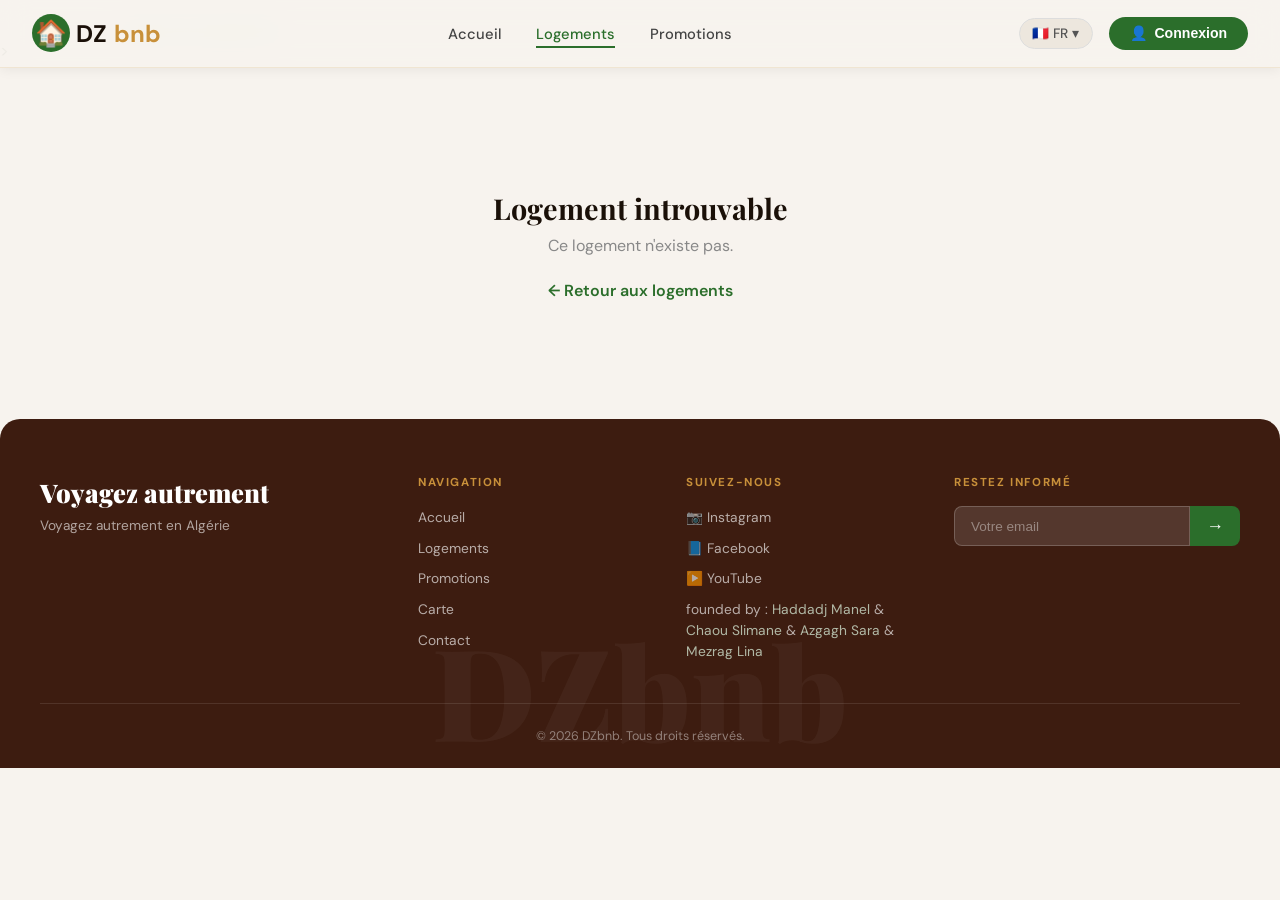
<file: html/details.html>
<!DOCTYPE html>
<html lang="fr">
<head>
<meta charset="UTF-8">
<meta name="viewport" content="width=device-width, initial-scale=1.0">
<title>DZbnb — Détail logement</title>
<link href="https://fonts.googleapis.com/css2?family=Playfair+Display:ital,wght@0,700;0,900;1,700&family=DM+Sans:wght@300;400;500;600&display=swap" rel="stylesheet">
<link rel="stylesheet" href="../style/details.css">
<link rel="stylesheet" href="../index.css">
</head>
<script>
  const user = JSON.parse(localStorage.getItem('dzbnb_user') || 'null');
  if (user) {
    const btn = document.querySelector('.btn-connexion');
    if (btn) {
      btn.textContent = '👤 ' + (user.nom || user.email);
      btn.onclick = () => {
        if (confirm('Voulez-vous vous déconnecter ?')) {
          localStorage.removeItem('dzbnb_user');
          location.reload();
        }
      };
    }
  }
</script>
<body>

<!-- barre de navi -->
<nav class="navbar">
  <div class="nav-inner">
    <a href="../index.html" class="logo">
      <span class="logo-icon">🏠</span>
      <span class="logo-dz">DZ</span><span class="logo-bnb">bnb</span>
    </a>
    <ul class="nav-links">
      <li><a href="../index.html">Accueil</a></li>
      <li><a href="../html/" class="active">Logements</a></li>
      <li><a href="../html/promotion.html">Promotions</a></li>
    </ul>
    <div class="nav-right">
      <div class="lang-btn">🇫🇷 FR ▾</div>
       <button class="btn-connexion" onclick="window.location.href='../html/connexion.html'">
  <span>👤</span> Connexion
</button>
    </div>
  </div>
</nav>
<!-- revenir au depart  -->
<div class="back-bar">
  <a href="../html/logements.html" class="back-link">← Retour aux logements</a>
</div>

>
<div id="details-root"></div>
<script src="../javas/details.js"></script>

<div class="pagination" id="pagination"></div>
<footer class="footer">
  <div class="footer-inner">
    <div class="footer-brand">
      <h3>Voyagez autrement</h3>
      <p>Voyagez autrement en Algérie</p>
    </div>
    <div class="footer-col">
      <h4>NAVIGATION</h4>
      <ul>
        <li><a href="../index.html">Accueil</a></li>
        <li><a href="../html/logements.html">Logements</a></li>
        <li><a href="../html/promotion.html">Promotions</a></li>
        <li><a href="#">Carte</a></li>
        <li><a href="#">Contact</a></li>
      </ul>
    </div>
    <div class="footer-col">
      <h4>SUIVEZ-NOUS</h4>
      <ul>
        <li><a href="#">📷 Instagram</a></li>
        <li><a href="#">📘 Facebook</a></li>
        <li><a href="#">▶️ YouTube</a></li>
           <li><a href="#"> founded by : 
          <span style="color:#d8edd8">Haddadj Manel </span> & 
          <span style="color:#d8edd8">Chaou Slimane </span> & 
          <span style="color:#d8edd8">Azgagh Sara</span> &
          <span style="color:#d8edd8">Mezrag Lina </span>
        </a></li>
      </ul>
    </div>
    <div class="footer-col">
      <h4>RESTEZ INFORMÉ</h4>
      <div class="newsletter">
         <input type="email" placeholder="Votre email">
        <button>→</button>
      </div>
    </div>
  </div>
  <div class="footer-bottom">
    <span class="footer-logo-bg">DZbnb</span>
    <p>© 2026 DZbnb. Tous droits réservés.</p>
  </div>
</footer>

</body>
</html>
</file>
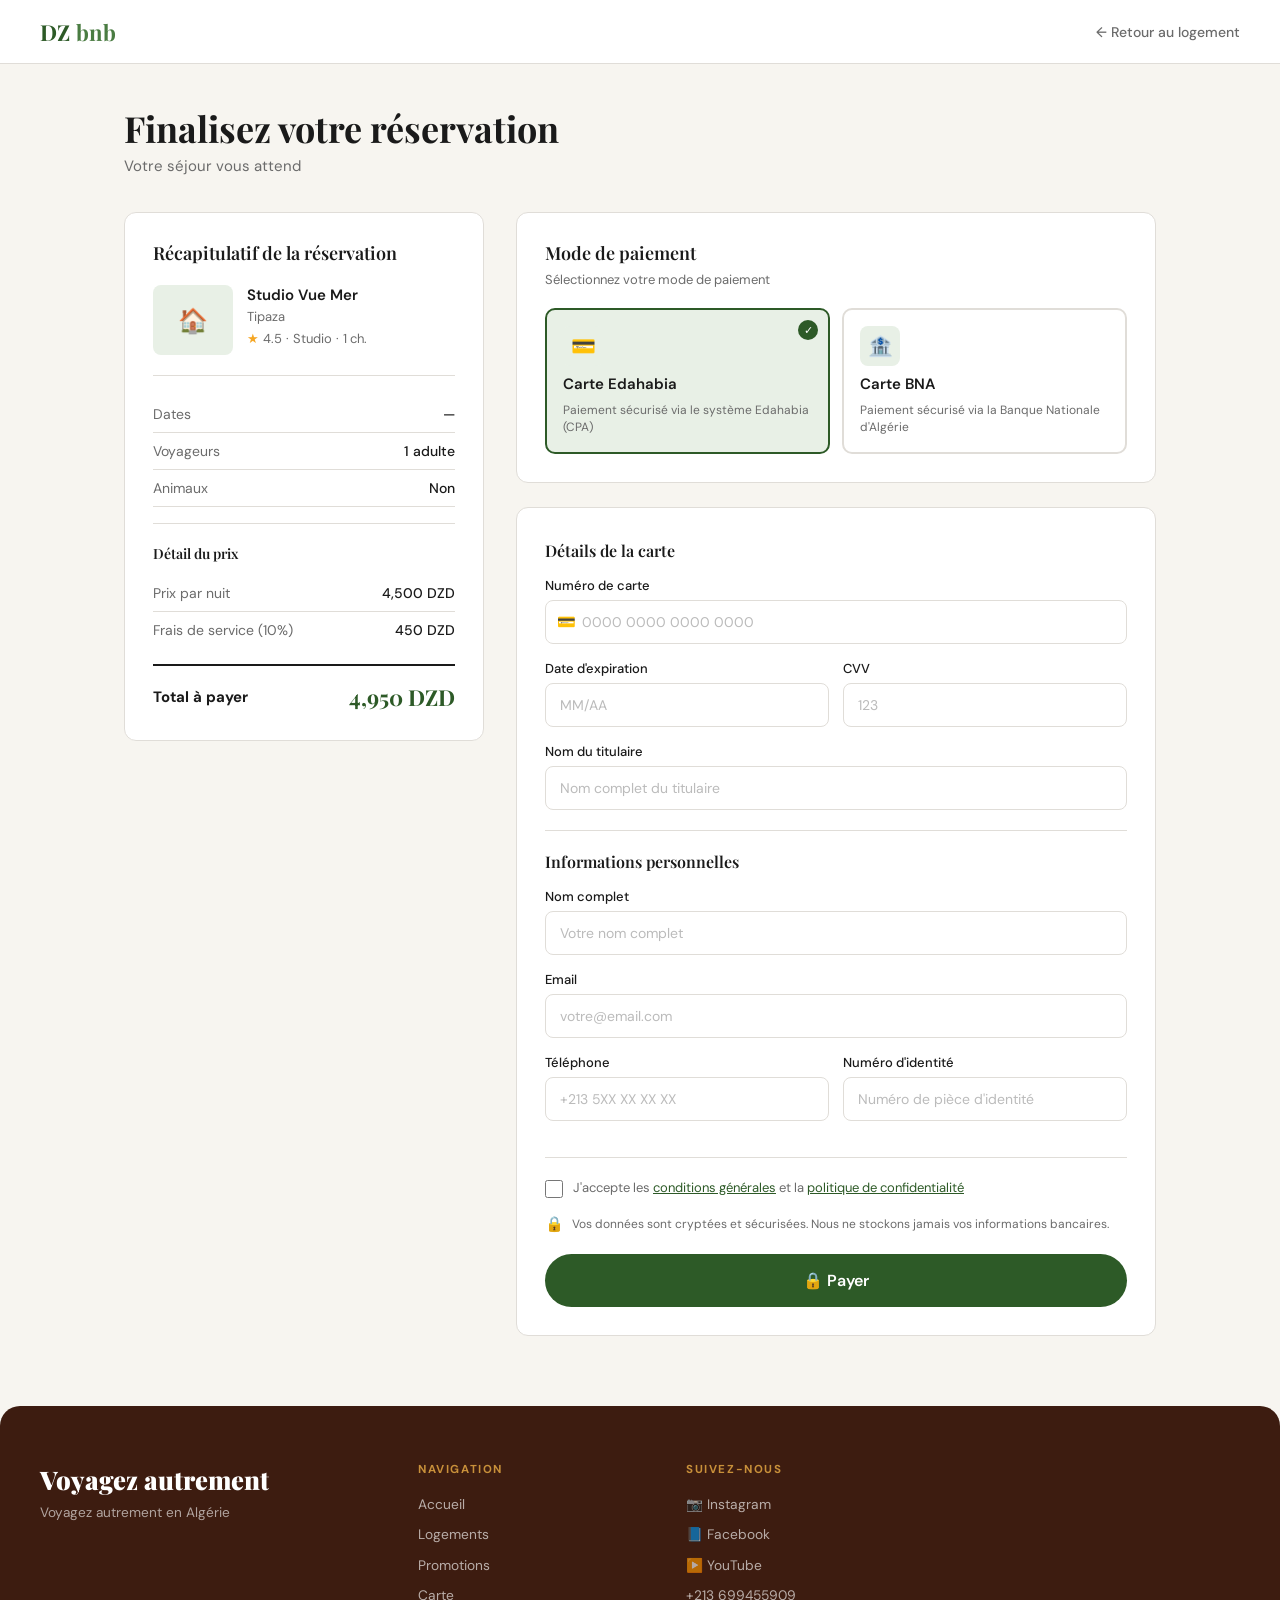
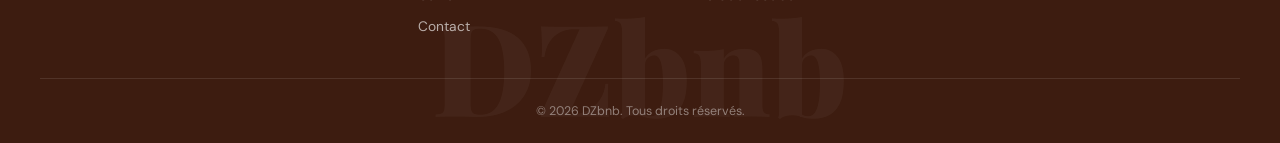
<file: html/paiement.html>
<!DOCTYPE html>
<html lang="fr">
<head>
<meta charset="UTF-8">
<meta name="viewport" content="width=device-width, initial-scale=1.0">
<title>Finaliser la réservation – DZbnb</title>
<link href="https://fonts.googleapis.com/css2?family=Playfair+Display:wght@600;700&family=DM+Sans:wght@300;400;500;600&display=swap" rel="stylesheet">
<link rel="stylesheet" href="../index.css">
<style>
  :root {
    --green: #2d5a27;
    --green-light: #4a7c42;
    --green-pale: #e8f0e6;
    --bg: #f7f5f0;
    --white: #ffffff;
    --text: #1a1a1a;
    --muted: #6b6b6b;
    --border: #e0ddd8;
    --error: #c0392b;
    --success: #2d5a27;
    --radius: 12px;
    --shadow: 0 2px 16px rgba(0,0,0,0.08);
  }

  * { box-sizing: border-box; margin: 0; padding: 0; }

  body {
    font-family: 'DM Sans', sans-serif;
    background: var(--bg);
    color: var(--text);
    min-height: 100vh;
  }


  nav {
    background: var(--white);
    border-bottom: 1px solid var(--border);
    padding: 0 40px;
    height: 64px;
    display: flex;
    align-items: center;
    justify-content: space-between;
    position: sticky;
    top: 0;
    z-index: 100;
  }
  .logo {
    font-family: 'Playfair Display', serif;
    font-size: 22px;
    color: var(--green);
    text-decoration: none;
    font-weight: 700;
  }
  .logo span { color: var(--green-light); }
  .back-link {
    display: flex;
    align-items: center;
    gap: 6px;
    color: var(--muted);
    text-decoration: none;
    font-size: 14px;
    font-weight: 500;
    transition: color .2s;
  }
  .back-link:hover { color: var(--text); }

  /* ── LAYOUT ── */
  .page {
    max-width: 1080px;
    margin: 0 auto;
    padding: 40px 24px 80px;
  }
  .page-title {
    font-family: 'Playfair Display', serif;
    font-size: 36px;
    font-weight: 700;
    color: var(--text);
    margin-bottom: 4px;
  }
  .page-subtitle {
    color: var(--muted);
    font-size: 15px;
    margin-bottom: 36px;
  }

  .grid {
    display: grid;
    grid-template-columns: 360px 1fr;
    gap: 32px;
    align-items: start;
  }

 
  .recap-card {
    background: var(--white);
    border: 1px solid var(--border);
    border-radius: var(--radius);
    padding: 28px;
    position: sticky;
    top: 84px;
  }
  .recap-card h3 {
    font-family: 'Playfair Display', serif;
    font-size: 18px;
    font-weight: 600;
    margin-bottom: 20px;
  }
  .recap-property {
    display: flex;
    gap: 14px;
    margin-bottom: 20px;
    padding-bottom: 20px;
    border-bottom: 1px solid var(--border);
  }
  .recap-property img {
    width: 80px;
    height: 70px;
    border-radius: 8px;
    object-fit: cover;
    background: var(--green-pale);
  }
  .recap-property .prop-img-placeholder {
    width: 80px;
    height: 70px;
    border-radius: 8px;
    background: var(--green-pale);
    display: flex;
    align-items: center;
    justify-content: center;
    font-size: 24px;
    flex-shrink: 0;
  }
  .recap-prop-info { flex: 1; }
  .recap-prop-info .prop-name {
    font-weight: 600;
    font-size: 15px;
    margin-bottom: 3px;
  }
  .recap-prop-info .prop-loc {
    color: var(--muted);
    font-size: 13px;
    margin-bottom: 5px;
  }
  .recap-prop-info .prop-stars {
    display: flex;
    align-items: center;
    gap: 4px;
    font-size: 13px;
    color: var(--muted);
  }
  .star-icon { color: #f5a623; }

  .recap-row {
    display: flex;
    justify-content: space-between;
    align-items: flex-start;
    padding: 9px 0;
    font-size: 14px;
    border-bottom: 1px solid var(--border);
  }
  .recap-row:last-of-type { border-bottom: none; }
  .recap-row .label { color: var(--muted); }
  .recap-row .value { font-weight: 500; text-align: right; }
  .recap-row .value small {
    display: block;
    color: var(--muted);
    font-weight: 400;
    font-size: 12px;
  }

  .recap-total {
    display: flex;
    justify-content: space-between;
    align-items: center;
    margin-top: 16px;
    padding-top: 16px;
    border-top: 2px solid var(--text);
    font-weight: 700;
    font-size: 15px;
  }
  .recap-total .total-price {
    font-family: 'Playfair Display', serif;
    font-size: 22px;
    color: var(--green);
  }


  .right-panel { display: flex; flex-direction: column; gap: 24px; }

  .card {
    background: var(--white);
    border: 1px solid var(--border);
    border-radius: var(--radius);
    padding: 28px;
  }
  .card h3 {
    font-family: 'Playfair Display', serif;
    font-size: 18px;
    font-weight: 600;
    margin-bottom: 6px;
  }
  .card .card-subtitle {
    color: var(--muted);
    font-size: 13px;
    margin-bottom: 20px;
  }

  /* la methode du paiement */
  .payment-methods {
    display: grid;
    grid-template-columns: 1fr 1fr;
    gap: 12px;
    margin-bottom: 0;
  }
  .pay-method {
    border: 2px solid var(--border);
    border-radius: 10px;
    padding: 16px;
    cursor: pointer;
    transition: all .2s;
    position: relative;
    display: flex;
    flex-direction: column;
    gap: 8px;
  }
  .pay-method:hover { border-color: var(--green-light); }
  .pay-method.active {
    border-color: var(--green);
    background: var(--green-pale);
  }
  .pay-method .check {
    position: absolute;
    top: 10px;
    right: 10px;
    width: 20px;
    height: 20px;
    background: var(--green);
    border-radius: 50%;
    display: none;
    align-items: center;
    justify-content: center;
    color: white;
    font-size: 11px;
  }
  .pay-method.active .check { display: flex; }
  .pay-method .pay-icon {
    width: 40px;
    height: 40px;
    background: var(--green-pale);
    border-radius: 8px;
    display: flex;
    align-items: center;
    justify-content: center;
    font-size: 20px;
  }
  .pay-method .pay-name { font-weight: 600; font-size: 15px; }
  .pay-method .pay-desc { color: var(--muted); font-size: 12px; line-height: 1.4; }

  /* form */
  .form-section-title {
    font-family: 'Playfair Display', serif;
    font-size: 16px;
    font-weight: 600;
    margin-bottom: 16px;
    margin-top: 4px;
  }
  .form-group { margin-bottom: 16px; }
  .form-group label {
    display: block;
    font-size: 13px;
    font-weight: 500;
    color: var(--text);
    margin-bottom: 6px;
  }
  .form-group input {
    width: 100%;
    padding: 12px 14px;
    border: 1.5px solid var(--border);
    border-radius: 8px;
    font-family: 'DM Sans', sans-serif;
    font-size: 14px;
    color: var(--text);
    background: var(--white);
    transition: border-color .2s, box-shadow .2s;
    outline: none;
  }
  .form-group input:focus {
    border-color: var(--green);
    box-shadow: 0 0 0 3px rgba(45,90,39,0.1);
  }
  .form-group input::placeholder { color: #bbb; }
  .form-row {
    display: grid;
    grid-template-columns: 1fr 1fr;
    gap: 14px;
  }
  .input-with-icon {
    position: relative;
  }
  .input-with-icon .icon {
    position: absolute;
    left: 12px;
    top: 50%;
    transform: translateY(-50%);
    color: var(--muted);
    font-size: 15px;
  }
  .input-with-icon input { padding-left: 36px; }

  .divider {
    height: 1px;
    background: var(--border);
    margin: 20px 0;
  }

  /* checkbox */
  .checkbox-row {
    display: flex;
    align-items: flex-start;
    gap: 10px;
    margin-bottom: 16px;
  }
  .checkbox-row input[type="checkbox"] {
    width: 18px;
    height: 18px;
    accent-color: var(--green);
    margin-top: 2px;
    cursor: pointer;
    flex-shrink: 0;
  }
  .checkbox-row label {
    font-size: 13px;
    color: var(--muted);
    cursor: pointer;
    line-height: 1.5;
  }
  .checkbox-row label a { color: var(--green); text-decoration: underline; }

  
  .security-note {
    display: flex;
    align-items: center;
    gap: 8px;
    font-size: 12px;
    color: var(--muted);
    margin-bottom: 20px;
  }
  .security-note .shield {
    color: var(--green);
    font-size: 15px;
  }

  
  .btn-pay {
    width: 100%;
    padding: 16px;
    background: var(--green);
    color: white;
    border: none;
    border-radius: 50px;
    font-family: 'DM Sans', sans-serif;
    font-size: 16px;
    font-weight: 600;
    cursor: pointer;
    display: flex;
    align-items: center;
    justify-content: center;
    gap: 8px;
    transition: background .2s, transform .1s;
  }
  .btn-pay:hover { background: var(--green-light); }
  .btn-pay:active { transform: scale(0.99); }
  .btn-pay:disabled { background: #aaa; cursor: not-allowed; }


  #success-overlay {
    display: none;
    position: fixed;
    inset: 0;
    background: rgba(247,245,240,0.97);
    z-index: 999;
    align-items: center;
    justify-content: center;
    flex-direction: column;
    text-align: center;
    padding: 24px;
  }
  #success-overlay.show { display: flex; }

  .success-icon {
    width: 100px;
    height: 100px;
    background: var(--green-pale);
    border-radius: 50%;
    display: flex;
    align-items: center;
    justify-content: center;
    font-size: 48px;
    margin-bottom: 28px;
    animation: popIn .5s cubic-bezier(.34,1.56,.64,1) both;
  }
  @keyframes popIn {
    from { transform: scale(0); opacity: 0; }
    to   { transform: scale(1); opacity: 1; }
  }

  .success-card {
    background: var(--white);
    border: 1px solid var(--border);
    border-radius: 20px;
    padding: 48px 56px;
    max-width: 520px;
    width: 100%;
    box-shadow: var(--shadow);
    animation: slideUp .5s .1s cubic-bezier(.34,1.56,.64,1) both;
  }
  @keyframes slideUp {
    from { transform: translateY(30px); opacity: 0; }
    to   { transform: translateY(0); opacity: 1; }
  }

  .success-card h2 {
    font-family: 'Playfair Display', serif;
    font-size: 30px;
    color: var(--green);
    margin-bottom: 10px;
  }
  .success-card p {
    color: var(--muted);
    font-size: 15px;
    line-height: 1.6;
    margin-bottom: 28px;
  }
  .success-details {
    background: var(--bg);
    border-radius: 10px;
    padding: 18px 20px;
    margin-bottom: 28px;
    text-align: left;
  }
  .success-details .row {
    display: flex;
    justify-content: space-between;
    font-size: 14px;
    padding: 5px 0;
  }
  .success-details .row .lbl { color: var(--muted); }
  .success-details .row .val { font-weight: 600; }
  .success-ref {
    font-size: 13px;
    color: var(--muted);
    margin-bottom: 28px;
  }
  .success-ref strong { color: var(--green); font-size: 15px; }

  .btn-home {
    display: inline-block;
    padding: 14px 36px;
    background: var(--green);
    color: white;
    border-radius: 50px;
    text-decoration: none;
    font-weight: 600;
    font-size: 15px;
    transition: background .2s;
  }
  .btn-home:hover { background: var(--green-light); }

  
  @media (max-width: 768px) {
    .grid { grid-template-columns: 1fr; }
    .recap-card { position: static; }
    .page-title { font-size: 26px; }
    .success-card { padding: 36px 24px; }
    nav { padding: 0 16px; }
    .payment-methods { grid-template-columns: 1fr; }
  }
</style>
</head>
<body>

<nav>
  <a href="index.html" class="logo">DZ<span>bnb</span></a>
  <a href="javascript:history.back()" class="back-link">
    ← Retour au logement
  </a>
</nav>

<div class="page">
  <h1 class="page-title">Finalisez votre réservation</h1>
  <p class="page-subtitle">Votre séjour vous attend</p>

  <div class="grid">

    
    <div class="recap-card">
      <h3>Récapitulatif de la réservation</h3>

      <div class="recap-property">
        <div class="prop-img-placeholder" id="recap-img">🏠</div>
        <div class="recap-prop-info">
          <div class="prop-name" id="recap-name">Studio Vue Mer</div>
          <div class="prop-loc" id="recap-loc">Tipaza</div>
          <div class="prop-stars">
            <span class="star-icon">★</span>
            <span id="recap-rating">4.5</span>
            <span>·</span>
            <span id="recap-type">Studio</span>
            <span>·</span>
            <span id="recap-rooms">1 ch.</span>
          </div>
        </div>
      </div>

      <div class="recap-row">
        <span class="label">Dates</span>
        <span class="value" id="recap-dates">—<small id="recap-nights"></small></span>
      </div>
      <div class="recap-row">
        <span class="label">Voyageurs</span>
        <span class="value" id="recap-voyageurs">1 adulte</span>
      </div>
      <div class="recap-row">
        <span class="label">Animaux</span>
        <span class="value" id="recap-animaux">Non</span>
      </div>

      <div style="margin-top:16px; padding-top:16px; border-top:1px solid var(--border);">
        <div class="form-section-title" style="font-size:14px; margin-bottom:12px;">Détail du prix</div>
        <div class="recap-row">
          <span class="label" id="price-detail-label">Prix par nuit</span>
          <span class="value" id="price-subtotal">—</span>
        </div>
        <div class="recap-row">
          <span class="label">Frais de service (10%)</span>
          <span class="value" id="price-service">—</span>
        </div>
      </div>

      <div class="recap-total">
        <span>Total à payer</span>
        <span class="total-price" id="price-total">—</span>
      </div>
    </div>

    
    <div class="right-panel">

      <!-- comment payer  -->
      <div class="card">
        <h3>Mode de paiement</h3>
        <p class="card-subtitle">Sélectionnez votre mode de paiement</p>

        <div class="payment-methods">
          <div class="pay-method active" onclick="selectPayment(this, 'edahabia')">
            <div class="check">✓</div>
            <div class="pay-icon">💳</div>
            <div class="pay-name">Carte Edahabia</div>
            <div class="pay-desc">Paiement sécurisé via le système Edahabia (CPA)</div>
          </div>
          <div class="pay-method" onclick="selectPayment(this, 'bna')">
            <div class="check">✓</div>
            <div class="pay-icon">🏦</div>
            <div class="pay-name">Carte BNA</div>
            <div class="pay-desc">Paiement sécurisé via la Banque Nationale d'Algérie</div>
          </div>
        </div>
      </div>

    
      <div class="card">
        <div class="form-section-title">Détails de la carte</div>

        <div class="form-group">
          <label>Numéro de carte</label>
          <div class="input-with-icon">
            <span class="icon">💳</span>
            <input type="text" id="card-number" placeholder="0000 0000 0000 0000" maxlength="19" oninput="formatCard(this)">
          </div>
        </div>

        <div class="form-row">
          <div class="form-group">
            <label>Date d'expiration</label>
            <input type="text" id="card-expiry" placeholder="MM/AA" maxlength="5" oninput="formatExpiry(this)">
          </div>
          <div class="form-group">
            <label>CVV</label>
            <input type="text" id="card-cvv" placeholder="123" maxlength="3" oninput="this.value=this.value.replace(/\D/g,'')">
          </div>
        </div>

        <div class="form-group">
          <label>Nom du titulaire</label>
          <input type="text" id="card-name" placeholder="Nom complet du titulaire">
        </div>

        <div class="divider"></div>

        <div class="form-section-title">Informations personnelles</div>

        <div class="form-group">
          <label>Nom complet</label>
          <input type="text" id="full-name" placeholder="Votre nom complet">
        </div>

        <div class="form-group">
          <label>Email</label>
          <input type="email" id="email" placeholder="votre@email.com">
        </div>

        <div class="form-row">
          <div class="form-group">
            <label>Téléphone</label>
            <input type="tel" id="phone" placeholder="+213 5XX XX XX XX">
          </div>
          <div class="form-group">
            <label>Numéro d'identité</label>
            <input type="text" id="id-number" placeholder="Numéro de pièce d'identité">
          </div>
        </div>

        <div class="divider"></div>

        <div class="checkbox-row">
          <input type="checkbox" id="terms">
          <label for="terms">J'accepte les <a href="#">conditions générales</a> et la <a href="#">politique de confidentialité</a></label>
        </div>

        <div class="security-note">
          <span class="shield">🔒</span>
          Vos données sont cryptées et sécurisées. Nous ne stockons jamais vos informations bancaires.
        </div>

        <button class="btn-pay" onclick="processPayment()">
          🔒 Payer
        </button>
      </div>

    </div>
  </div>
</div>


<div id="success-overlay">
  <div class="success-card">
    <div class="success-icon">✅</div>
    <h2>Réservation confirmée !</h2>
    <p>Merci pour votre confiance. Votre séjour est maintenant réservé. Vous recevrez une confirmation par email sous peu.</p>

    <div class="success-details">
      <div class="row"><span class="lbl">Logement</span><span class="val" id="conf-name">—</span></div>
      <div class="row"><span class="lbl">Dates</span><span class="val" id="conf-dates">—</span></div>
      <div class="row"><span class="lbl">Voyageurs</span><span class="val" id="conf-voyageurs">—</span></div>
      <div class="row"><span class="lbl">Total payé</span><span class="val" id="conf-total">—</span></div>
    </div>

    <p class="success-ref">Numéro de réservation : <strong id="conf-ref">—</strong></p>

    <a href="../index.html" class="btn-home">Retour à l'accueil</a>
  </div>
</div>

<script>
  
  const params = new URLSearchParams(window.location.search);

  const name     = params.get('name')     || 'Studio Vue Mer';
  const loc      = params.get('loc')      || 'Tipaza';
  const rating   = params.get('rating')   || '4.5';
  const type     = params.get('type')     || 'Studio';
  const rooms    = params.get('rooms')    || '1';
  const price    = parseInt(params.get('price') || '4500');
  const checkin  = params.get('checkin')  || '';
  const checkout = params.get('checkout') || '';
  const adults   = parseInt(params.get('adults') || '1');
  const children = parseInt(params.get('children') || '0');
  const pets     = params.get('pets')     || 'false';
  const img      = params.get('img')      || '';

  /* populate recap */
  document.getElementById('recap-name').textContent    = name;
  document.getElementById('recap-loc').textContent     = loc;
  document.getElementById('recap-rating').textContent  = rating;
  document.getElementById('recap-type').textContent    = type;
  document.getElementById('recap-rooms').textContent   = rooms + ' ch.';

  const voyageursText = adults + ' adulte' + (adults > 1 ? 's' : '') +
    (children > 0 ? ', ' + children + ' enfant' + (children > 1 ? 's' : '') : '');
  document.getElementById('recap-voyageurs').textContent = voyageursText;
  document.getElementById('recap-animaux').textContent   = pets === 'true' ? 'Oui' : 'Non';

  /* image */
  if (img) {
    const imgEl = document.createElement('img');
    imgEl.src = decodeURIComponent(img);
    imgEl.alt = name;
    document.getElementById('recap-img').replaceWith(imgEl);
  }

  /*le calcue de paiement et  le total des  nuits */
  let nights = 0;
  let datesText = '—';
  if (checkin && checkout) {
    const d1 = new Date(checkin);
    const d2 = new Date(checkout);
    nights = Math.round((d2 - d1) / (1000 * 60 * 60 * 24));
    const fmt = d => d.toLocaleDateString('fr-FR', { day:'numeric', month:'short', year:'numeric' });
    datesText = fmt(d1) + ' → ' + fmt(d2);
    document.getElementById('recap-nights').textContent = nights + ' nuit' + (nights > 1 ? 's' : '');
  }
  document.getElementById('recap-dates').childNodes[0].textContent = datesText;

  const subtotal = nights > 0 ? price * nights : price;
  const service  = Math.round(subtotal * 0.10);
  const total    = subtotal + service;

  document.getElementById('price-detail-label').textContent =
    nights > 0 ? price.toLocaleString() + ' DZD × ' + nights + ' nuit' + (nights>1?'s':'') : 'Prix par nuit';
  document.getElementById('price-subtotal').textContent = subtotal.toLocaleString() + ' DZD';
  document.getElementById('price-service').textContent  = service.toLocaleString()  + ' DZD';
  document.getElementById('price-total').textContent    = total.toLocaleString()    + ' DZD';

 
  function selectPayment(el, method) {
    document.querySelectorAll('.pay-method').forEach(m => m.classList.remove('active'));
    el.classList.add('active');
  }

  function formatCard(el) {
    let v = el.value.replace(/\D/g, '').substring(0, 16);
    el.value = v.replace(/(.{4})/g, '$1 ').trim();
  }

  function formatExpiry(el) {
    let v = el.value.replace(/\D/g, '').substring(0, 4);
    if (v.length >= 3) v = v.substring(0,2) + '/' + v.substring(2);
    el.value = v;
  }

  /* ── payemment  ── */
  function processPayment() {
    /* la validationn */
    const fields = ['card-number','card-expiry','card-cvv','card-name','full-name','email','phone','id-number'];
    let ok = true;
    fields.forEach(id => {
      const el = document.getElementById(id);
      if (!el.value.trim()) { el.style.borderColor = 'var(--error)'; ok = false; }
      else el.style.borderColor = '';
    });

    if (!document.getElementById('terms').checked) {
      alert('Veuillez accepter les conditions générales.');
      return;
    }
    if (!ok) { alert('Veuillez remplir tous les champs.'); return; }

    
    const btn = document.querySelector('.btn-pay');
   btn.disabled = true;
    btn.textContent = '⏳ Traitement en cours…';

    setTimeout(() => {
      document.getElementById('conf-name').textContent      = name;
    document.getElementById('conf-dates').textContent     = datesText;
      document.getElementById('conf-voyageurs').textContent = voyageursText;
  document.getElementById('conf-total').textContent     = total.toLocaleString() + ' DZD';

      const ref = 'DZ' + Date.now().toString(36).toUpperCase().slice(-8);
      document.getElementById('conf-ref').textContent = ref;

      document.getElementById('success-overlay').classList.add('show');
    }, 1800);
  }
</script>
<footer class="footer">
  <div class="footer-inner">
    <div class="footer-brand">
      <h3>Voyagez autrement</h3>
      <p>Voyagez autrement en Algérie</p>
    </div>
    <div class="footer-col">
      <h4>NAVIGATION</h4>
      <ul>
        <li><a href="../index.html">Accueil</a></li>
        <li><a href="../html/logements.html">Logements</a></li>
        <li><a href="../html/promotion.html">Promotions</a></li>
        <li><a href="#">Carte</a></li>
        <li><a href="#">Contact</a></li>
      </ul>
    </div>
    <div class="footer-col">
      <h4>SUIVEZ-NOUS</h4>
      <ul>
        <li><a href="#">📷 Instagram</a></li>
        <li><a href="#">📘 Facebook</a></li>
        <li><a href="#">▶️ YouTube</a></li>
        <li><a href="#">+213 699455909</a></li>
      </ul>
    </div>
   
    </div>
  </div>
  <div class="footer-bottom">
    <span class="footer-logo-bg">DZbnb</span>
    <p>© 2026 DZbnb. Tous droits réservés.</p>
  </div>
</footer>
</body>
</html>
</file>
<file: style/details.css>
:root {
  --green:   #2b6e2b;
  --green-l: #3a8a3a;
  --green-bg:#edf6ed;
  --gold:    #c8903a;
  --brown:   #3d1c10;
  --cream:   #f7f3ee;
  --cream-d: #ede7de;
  --text:    #1a1008;
  --grey:    #888;
  --white:   #fff;
  --radius:  14px;
  --shadow:  0 4px 20px rgba(0,0,0,.08);
  --trans:   .28s cubic-bezier(.4,0,.2,1);
}
*, *::before, *::after { box-sizing: border-box; margin: 0; padding: 0; }
html { scroll-behavior: smooth; }
body { font-family: 'DM Sans', sans-serif; background: var(--cream); color: var(--text); }
img { display: block; width: 100%; height: 100%; object-fit: cover; }
a { text-decoration: none; color: inherit; }
ul { list-style: none; }

/* ── barre de navi ── */
.navbar {
  position: sticky; top: 0; z-index: 100;
  background: rgba(247,243,238,.95);
 backdrop-filter: blur(14px);
  border-bottom: 1px solid rgba(200,144,58,.15);
  box-shadow: 0 1px 12px rgba(0,0,0,.07);
}
.nav-inner {
  max-width: 1320px; margin: 0 auto;
  display: flex; align-items: center; gap: 2rem; padding: .85rem 2rem;
}
.logo { display: flex; align-items: center; gap: .4rem; font-size: 1.4rem; font-weight: 700; }
.logo-icon { background: var(--green); border-radius: 50%; width: 34px; height: 34px; display: flex; align-items: center; justify-content: center; font-size: 1.1rem; }
.logo-dz { font-weight: 700; }
.logo-bnb { color: var(--gold); }
.nav-links { display: flex; gap: 2rem; margin: 0 auto; }
.nav-links a { font-size: .9rem; font-weight: 500; color: #555; transition: color var(--trans); }
.nav-links a:hover, .nav-links a.active { color: var(--green); }
.nav-right { display: flex; align-items: center; gap: 1rem; }
.lang-btn { font-size: .82rem; font-weight: 500; color: #555; background: var(--cream-d); border: 1px solid #ddd; padding: .35rem .75rem; border-radius: 18px; cursor: pointer; }
.btn-connexion { background: var(--green); color: #fff; border: none; padding: .5rem 1.2rem; border-radius: 22px; font-size: .85rem; font-weight: 600; cursor: pointer; }

/* ── revenir en arrire barre ── */
.back-bar { max-width: 1100px; margin: 1.2rem auto 0; padding: 0 2rem; }
.back-link { font-size: .85rem; color: var(--grey); transition: color var(--trans); }
.back-link:hover { color: var(--green); }


.detail-wrap { max-width: 1100px; margin: 1rem auto 4rem; padding: 0 2rem; animation: fadeUp .5s ease; }
@keyframes fadeUp { from { opacity: 0; transform: translateY(20px); } to { opacity: 1; transform: translateY(0); } }

/* ── image du heo  ── */
.detail-hero { position: relative; height: 420px; border-radius: 18px; overflow: hidden; margin-bottom: 1rem; }
.detail-hero img { transition: transform .5s ease; }
.detail-hero:hover img { transform: scale(1.03); }
.photos-badge {
  position: absolute; top: 1rem; right: 1rem;
  background: rgba(0,0,0,.55); color: #fff; font-size: .78rem; font-weight: 600;
  padding: .3rem .75rem; border-radius: 10px; backdrop-filter: blur(6px);
}


.detail-body { display: grid; grid-template-columns: 1fr 340px; gap: 2rem; align-items: start; }
.detail-left {}
.detail-title-row {
  display: flex; justify-content: space-between; align-items: flex-start;
  margin-bottom: .4rem; flex-wrap: wrap; gap: .5rem;
}
.detail-title {
  font-family: 'Playfair Display', serif;
  font-size: clamp(1.5rem, 3vw, 2.1rem); font-weight: 900;
}
.detail-price-inline { text-align: right; }
.detail-price-inline strong { font-size: 1.5rem; font-family: 'Playfair Display', serif; }
.detail-price-inline span { font-size: .8rem; color: var(--grey); }

.detail-subtitle { font-size: .85rem; color: var(--grey); margin-bottom: 1.5rem; }
.detail-subtitle .rating { color: var(--text); font-weight: 600; }

/* sections */
.detail-section { margin-bottom: 2rem; }
.detail-section h2 { font-size: 1.05rem; font-weight: 700; margin-bottom: .8rem; padding-bottom: .5rem; border-bottom: 1.5px solid var(--cream-d); }

/*discription */
.detail-desc { font-size: .92rem; line-height: 1.75; color: #555; }


.amenities-grid { display: grid; grid-template-columns: repeat(3, 1fr); gap: .75rem; }
.amenity-item {
  background: var(--cream); border-radius: 10px;
  padding: .85rem .9rem; display: flex; align-items: center; gap: .6rem;
  font-size: .83rem; font-weight: 500; color: var(--text);
  border: 1px solid var(--cream-d);
}
.amenity-item.unavailable { opacity: .45; text-decoration: line-through; }
.amenity-icon { font-size: 1.2rem; flex-shrink: 0; }

/* localisation */
.location-box {
  background: var(--cream); border-radius: 12px;
  padding: 1.1rem 1.3rem; display: flex; align-items: flex-start; gap: .9rem;
  border: 1px solid var(--cream-d);
}
.location-dot {
  width: 38px; height: 38px; background: var(--green-bg); border-radius: 50%;
  display: flex; align-items: center; justify-content: center; font-size: 1.1rem; flex-shrink: 0;
}
.location-box strong { display: block; font-size: .9rem; font-weight: 700; margin-bottom: .3rem; }
.location-box p { font-size: .82rem; color: #666; line-height: 1.5; }

/* Host */
.host-box {
  display: flex; align-items: flex-start; gap: 1rem;
  background: var(--cream); border-radius: 12px;
  padding: 1.1rem 1.3rem; border: 1px solid var(--cream-d);
}
.host-avatar {
  width: 46px; height: 46px; background: var(--green-bg); border-radius: 50%;
  display: flex; align-items: center; justify-content: center; font-size: 1.3rem; flex-shrink: 0;
}
.host-info strong { font-size: .9rem; font-weight: 700; display: block; margin-bottom: .15rem; }
.host-badge { font-size: .73rem; color: var(--green); font-weight: 600; margin-bottom: .2rem; }
.host-meta { font-size: .76rem; color: var(--grey); }

/* Rating summary */
.rating-summary { display: flex; gap: 2rem; align-items: flex-start; }
.rating-big { text-align: center; flex-shrink: 0; }
.rating-big .big-num { font-family: 'Playfair Display', serif; font-size: 2.8rem; font-weight: 900; line-height: 1; }
.rating-big .stars-row { color: #f5a623; font-size: 1.2rem; letter-spacing: .05em; }
.rating-big .rev-count { font-size: .78rem; color: var(--grey); margin-top: .2rem; }
.rating-bars { flex: 1; display: flex; flex-direction: column; gap: .4rem; }
.bar-row { display: flex; align-items: center; gap: .7rem; font-size: .78rem; color: var(--grey); }
.bar-row span:first-child { width: 60px; text-align: right; flex-shrink: 0; }
.bar-track { flex: 1; height: 6px; background: #e0d8ce; border-radius: 3px; overflow: hidden; }
.bar-fill { height: 100%; background: var(--gold); border-radius: 3px; }
.bar-row span:last-child { width: 20px; flex-shrink: 0; color: var(--text); font-weight: 600; }

/* Comments */
.comment-list { display: flex; flex-direction: column; gap: 1.2rem; }
.comment-item {}
.comment-header { display: flex; align-items: center; gap: .75rem; margin-bottom: .5rem; }
.comment-avatar { width: 36px; height: 36px; border-radius: 50%; object-fit: cover; flex-shrink: 0; }
.comment-name { font-weight: 700; font-size: .88rem; }
.comment-date { font-size: .75rem; color: var(--grey); }
.comment-stars { color: #f5a623; font-size: .85rem; margin-bottom: .3rem; }
.comment-text { font-size: .85rem; line-height: 1.65; color: #555; }

.btn-add-comment {
  display: inline-flex; align-items: center; gap: .5rem;
  background: var(--green); color: #fff;
  border: none; padding: .7rem 1.5rem; border-radius: 25px;
  font-size: .85rem; font-weight: 600; cursor: pointer; margin-top: 1rem;
  transition: background var(--trans), transform var(--trans);
}
.btn-add-comment:hover { background: var(--green-l); transform: translateY(-1px); }

/* ── RIGHT COLUMN (BOOKING CARD) ── */
.booking-card {
  background: var(--white); border-radius: var(--radius);
  border: 1.5px solid var(--cream-d); box-shadow: var(--shadow);
  padding: 1.5rem; position: sticky; top: 90px;
}
.booking-price { font-size: 1.6rem; font-family: 'Playfair Display', serif; font-weight: 900; margin-bottom: .1rem; }
.booking-price span { font-size: .85rem; color: var(--grey); font-family: 'DM Sans', sans-serif; font-weight: 400; }
.booking-rating { font-size: .82rem; color: #555; margin-bottom: 1.2rem; }
.booking-rating strong { color: #f5a623; }

.booking-label { font-size: .72rem; font-weight: 700; letter-spacing: .06em; color: var(--grey); margin-bottom: .3rem; }
.date-row { display: grid; grid-template-columns: 1fr 1fr; gap: 0; margin-bottom: .9rem; border: 1.5px solid #ddd; border-radius: 10px; overflow: hidden; }
.date-field { padding: .7rem .9rem; }
.date-field:first-child { border-right: 1px solid #eee; }
.date-field label { display: block; font-size: .68rem; font-weight: 700; letter-spacing: .06em; color: var(--grey); margin-bottom: .25rem; }
.date-field input { border: none; outline: none; font-size: .88rem; font-family: 'DM Sans', sans-serif; background: transparent; width: 100%; cursor: pointer; color: var(--text); }

.voyageurs-block { border: 1.5px solid #ddd; border-radius: 10px; padding: .8rem 1rem; margin-bottom: 1rem; }
.voyageurs-block .booking-label { margin-bottom: .6rem; }
.counter-row { display: flex; justify-content: space-between; align-items: center; margin-bottom: .5rem; }
.counter-row:last-child { margin-bottom: 0; }
.counter-label { font-size: .85rem; font-weight: 500; }
.counter-btns { display: flex; align-items: center; gap: .75rem; }
.counter-btn {
  width: 28px; height: 28px; border-radius: 50%;
  border: 1.5px solid #ccc; background: none; cursor: pointer; font-size: 1rem;
  display: flex; align-items: center; justify-content: center; color: var(--text);
  transition: border-color var(--trans), background var(--trans);
}
.counter-btn:hover { border-color: var(--text); }
.counter-btn:disabled { opacity: .3; cursor: default; }
.counter-val { font-size: .88rem; font-weight: 600; min-width: 16px; text-align: center; }

/* Toggle animaux */
.toggle-row { display: flex; justify-content: space-between; align-items: center; margin-top: .4rem; }
.toggle-label { font-size: .85rem; font-weight: 500; }
.toggle-switch { position: relative; width: 42px; height: 24px; cursor: pointer; }
.toggle-switch input { opacity: 0; width: 0; height: 0; }
.toggle-track {
  position: absolute; inset: 0; background: #ccc;
  border-radius: 12px; transition: background var(--trans);
}
.toggle-switch input:checked ~ .toggle-track { background: var(--green); }
.toggle-thumb {
  position: absolute; top: 3px; left: 3px;
  width: 18px; height: 18px; background: #fff; border-radius: 50%;
  transition: left var(--trans); box-shadow: 0 1px 4px rgba(0,0,0,.2);
}
.toggle-switch input:checked ~ .toggle-thumb { left: 21px; }

.btn-reserver {
  width: 100%; padding: .85rem; background: var(--green); color: #fff;
  border: none; border-radius: 12px; font-size: .95rem; font-weight: 700;
  cursor: pointer; margin-top: 1.1rem; font-family: 'DM Sans', sans-serif;
  transition: background var(--trans), transform var(--trans);
}
.btn-reserver:hover { background: var(--green-l); transform: translateY(-1px); }
.booking-note { text-align: center; font-size: .75rem; color: var(--grey); margin-top: .6rem; }

/* ── NOT FOUND ── */
.not-found {
  text-align: center; padding: 8rem 2rem;
}
.not-found h2 { font-family: 'Playfair Display', serif; font-size: 1.8rem; margin-bottom: .5rem; }
.not-found p { color: var(--grey); margin-bottom: 1.5rem; }
.not-found a { color: var(--green); font-weight: 600; }

/* ── RESPONSIVE ── */
@media (max-width: 860px) {
  .detail-body { grid-template-columns: 1fr; }
  .booking-card { position: static; }
  .detail-hero { height: 280px; }
  .amenities-grid { grid-template-columns: repeat(2, 1fr); }
  .nav-links { display: none; }
}
@media (max-width: 480px) {
  .amenities-grid { grid-template-columns: 1fr; }
  .rating-summary { flex-direction: column; }
}
</file>
<file: index.css>
:root {
  --green:   #2b6e2b;
  --green-l: #3a8a3a;
  --gold:    #c8903a;
  --brown:   #3d1c10;
  --brown-l: #5c2f1a;
  --cream:   #f7f3ee;
  --cream-d: #ede7de;
  --text:    #1a1008;
  --grey:    #888;
  --white:   #fff;
  --radius:  14px;
  --shadow:  0 4px 24px rgba(0,0,0,.09);
  --trans:   .35s cubic-bezier(.4,0,.2,1);
}

*, *::before, *::after { box-sizing: border-box; margin: 0; padding: 0; }
html { scroll-behavior: smooth; }
body {
  font-family: 'DM Sans', sans-serif;
  background: var(--cream);
  color: var(--text);
  overflow-x: hidden;
}
img { display: block; width: 100%; height: 100%; object-fit: cover; }
a { text-decoration: none; color: inherit; }
ul { list-style: none; }


.navbar {
  position: fixed; top: 0; left: 0; right: 0; z-index: 100;
  background: rgba(247,243,238,.92);
  backdrop-filter: blur(14px);
  border-bottom: 1px solid rgba(200,144,58,.15);
  transition: box-shadow var(--trans);
}
.navbar.scrolled { box-shadow: 0 2px 20px rgba(0,0,0,.12); }
.nav-inner {
  max-width: 1320px; margin: 0 auto;
  display: flex; align-items: center; gap: 2rem;
  padding: .9rem 2rem;
}
.logo { display: flex; align-items: center; gap: .4rem; font-size: 1.5rem; font-weight: 700; }
.logo-icon { font-size: 1.6rem; background: var(--green); border-radius: 50%; width: 38px; height: 38px; display: flex; align-items: center; justify-content: center; }
.logo-dz { color: var(--text); font-family: 'DM Sans', sans-serif; font-weight: 700; }
.logo-bnb { color: var(--gold); font-family: 'DM Sans', sans-serif; }
.nav-links { display: flex; gap: 2.2rem; margin: 0 auto; }
.nav-links a {
  font-size: .92rem; font-weight: 500; color: #444;
  position: relative; padding-bottom: 2px;
  transition: color var(--trans);
}
.nav-links a::after {
  content: ''; position: absolute; bottom: -2px; left: 0; width: 0; height: 2px;
  background: var(--green); transition: width var(--trans);
}
.nav-links a:hover, .nav-links a.active { color: var(--green); }
.nav-links a:hover::after, .nav-links a.active::after { width: 100%; }
.nav-right { display: flex; align-items: center; gap: 1rem; }
.lang-btn {
  font-size: .85rem; font-weight: 500; color: #555;
  background: var(--cream-d); border: 1px solid #ddd;
  padding: .4rem .8rem; border-radius: 20px; cursor: pointer;
  display: flex; align-items: center; gap: .3rem;
}
.btn-connexion {
  background: var(--green); color: var(--white);
  border: none; padding: .55rem 1.3rem; border-radius: 25px;
  font-size: .88rem; font-weight: 600; cursor: pointer;
  display: flex; align-items: center; gap: .4rem;
  transition: background var(--trans), transform var(--trans);
}
.btn-connexion:hover { background: var(--green-l); transform: translateY(-1px); }
.burger { display: none; background: none; border: none; font-size: 1.5rem; cursor: pointer; }


.hero {
  position: relative; height: 100vh; min-height: 580px;
  overflow: hidden; margin-top: 0;
}
.hero-slides { position: relative; width: 100%; height: 100%; }
.slide {
  position: absolute; inset: 0;
  background-size: cover; background-position: center;
  opacity: 0; transition: opacity 1s ease;
  display: flex; align-items: center; justify-content: center;
}
.slide.active { opacity: 1; }
.slide-overlay {
  position: absolute; inset: 0;
  background: linear-gradient(to bottom, rgba(0,0,0,.2) 0%, rgba(0,0,0,.45) 60%, rgba(0,0,0,.7) 100%);
}
.slide-content {
  position: relative; z-index: 2;
  text-align: center; color: var(--white);
  padding: 0 1.5rem;
  animation: fadeUp .8s ease both;
}
@keyframes fadeUp {
  from { opacity: 0; transform: translateY(30px); }
  to   { opacity: 1; transform: translateY(0); }
}
.slide-badge {
  display: inline-block;
  background: rgba(255,255,255,.25);
  backdrop-filter: blur(8px);
  border: 1px solid rgba(255,255,255,.4);
  color: #fff; font-size: .78rem; font-weight: 600; letter-spacing: .08em;
  padding: .35rem 1rem; border-radius: 20px; margin-bottom: 1rem;
}
.slide-content h1 {
  font-family: 'Playfair Display', serif;
  font-size: clamp(2.6rem, 6vw, 5rem);
  font-weight: 900; line-height: 1.1;
  text-shadow: 0 2px 20px rgba(0,0,0,.3);
}
.slide-content h1 em {
  font-style: italic; color: var(--gold);
  font-weight: 700;
}
.slide-content p {
  font-size: 1.05rem; opacity: .9; margin: 1rem 0 2rem;
  font-weight: 300; line-height: 1.6;
}
.btn-explorer {
  display: inline-flex; align-items: center; gap: .5rem;
  background: var(--green); color: #fff;
  padding: .85rem 2.2rem; border-radius: 30px;
  font-size: .95rem; font-weight: 600;
  transition: background var(--trans), transform var(--trans), box-shadow var(--trans);
  box-shadow: 0 4px 20px rgba(43,110,43,.4);
}
.btn-explorer:hover { background: var(--green-l); transform: translateY(-2px); box-shadow: 0 8px 28px rgba(43,110,43,.5); }
.slider-btn {
  position: absolute; top: 50%; transform: translateY(-50%);
  background: rgba(255,255,255,.2); backdrop-filter: blur(6px);
  border: 1px solid rgba(255,255,255,.3); color: #fff;
  width: 44px; height: 44px; border-radius: 50%;
  font-size: 1.4rem; cursor: pointer; z-index: 5;
  transition: background var(--trans);
  display: flex; align-items: center; justify-content: center;
}
.slider-btn:hover { background: rgba(255,255,255,.4); }
.prev { left: 1.5rem; }
.next { right: 1.5rem; }
.dots {
  position: absolute; bottom: 1.5rem; left: 50%; transform: translateX(-50%);
  display: flex; gap: .5rem; z-index: 5;
}
.dot {
  width: 28px; height: 6px; border-radius: 3px;
  background: rgba(255,255,255,.4);
  transition: background var(--trans), width var(--trans);
  cursor: pointer;
}
.dot.active { background: #fff; width: 36px; }

.about-section { padding: 6rem 2rem; background: var(--cream); }
.about-grid {
  max-width: 1200px; margin: 0 auto;
  display: grid; grid-template-columns: 1fr 1fr; gap: 4rem; align-items: center;
}
.about-img-wrap { position: relative; border-radius: 20px; overflow: visible; }
.about-img { border-radius: 20px; height: 520px; object-fit: cover; box-shadow: var(--shadow); }
.about-badges {
  position: absolute; top: 1.2rem; left: 1.2rem;
  display: flex; gap: .5rem;
}
.badge-pill {
  padding: .35rem .9rem; border-radius: 20px;
  font-size: .78rem; font-weight: 600;
}
.badge-pill.dark { background: rgba(30,15,5,.65); color: #fff; backdrop-filter: blur(6px); }
.tag-label {
  display: inline-block;
  border: 1.5px solid var(--gold); color: var(--gold);
  font-size: .8rem; font-weight: 600; letter-spacing: .05em;
  padding: .3rem .9rem; border-radius: 20px; margin-bottom: 1.2rem;
}
.about-text h2 {
  font-family: 'Playfair Display', serif;
  font-size: clamp(2rem, 4vw, 3.2rem);
  font-weight: 900; line-height: 1.1; margin-bottom: 2rem;
  color: var(--text);
}
.about-card {
  background: var(--brown); color: var(--white);
  border-radius: var(--radius); padding: 1.8rem;
  display: flex; gap: 1.2rem; align-items: center;
}
.about-card-body { flex: 1; }
.about-card-tag {
  font-size: .72rem; font-weight: 700; letter-spacing: .12em;
  color: var(--gold); margin-bottom: .7rem;
}
.about-card-body p { font-size: .9rem; line-height: 1.7; opacity: .9; }
.about-card-img { width: 110px; height: 90px; border-radius: 10px; flex-shrink: 0; object-fit: cover; }

.mvv-section { background: var(--cream); padding: 4rem 2rem 5rem; }
.mvv-grid {
  max-width: 1100px; margin: 0 auto;
  display: grid; grid-template-columns: repeat(3, 1fr); gap: 2rem;
}
.mvv-card {
  background: var(--white); border-radius: var(--radius);
  padding: 2.5rem 2rem; text-align: center;
  border: 1px solid rgba(0,0,0,.06);
  box-shadow: var(--shadow);
  transition: transform var(--trans), box-shadow var(--trans);
}
.mvv-card:hover { transform: translateY(-6px); box-shadow: 0 12px 36px rgba(0,0,0,.12); }
.mvv-icon {
  width: 70px; height: 70px; border-radius: 16px;
  font-size: 1.8rem; display: flex; align-items: center; justify-content: center;
  margin: 0 auto 1.2rem;
}
.mvv-card h3 {
  font-family: 'Playfair Display', serif;
  font-size: 1.15rem; font-weight: 700; margin-bottom: .7rem;
  color: var(--text);
}
.mvv-card p { font-size: .88rem; line-height: 1.7; color: #666; }


.listings-section { padding: 5rem 2rem; background: var(--cream); }
.listings-header {
  max-width: 1280px; margin: 0 auto 2.5rem;
  display: flex; justify-content: space-between; align-items: center;
}
.listings-header h2 {
  font-family: 'Playfair Display', serif;
  font-size: clamp(1.8rem, 3vw, 2.6rem); font-weight: 900;
}
.listing-nav { display: flex; gap: .6rem; }
.list-btn {
  width: 40px; height: 40px; border-radius: 50%;
  background: var(--white); border: 1.5px solid #ddd;
  font-size: 1.1rem; cursor: pointer;
  display: flex; align-items: center; justify-content: center;
  transition: background var(--trans), border-color var(--trans);
}
.list-btn:hover { background: var(--cream-d); border-color: #aaa; }
.listings-track-wrap { overflow: hidden; max-width: 1280px; margin: 0 auto; }
.listings-track {
  display: flex; gap: 1.5rem;
  transition: transform var(--trans);
}
.listing-card {
  flex: 0 0 calc(25% - 1.15rem);
  background: var(--white); border-radius: var(--radius);
  box-shadow: var(--shadow); overflow: hidden;
  transition: transform var(--trans), box-shadow var(--trans);
}
.listing-card:hover { transform: translateY(-6px); box-shadow: 0 14px 40px rgba(0,0,0,.13); }
.listing-img-wrap { position: relative; height: 200px; overflow: hidden; }
.listing-img-wrap img { transition: transform .5s ease; }
.listing-card:hover .listing-img-wrap img { transform: scale(1.07); }
.listing-badge {
  position: absolute; top: .8rem; left: .8rem;
  background: rgba(20,10,5,.7); color: #fff;
  font-size: .73rem; font-weight: 600; padding: .25rem .7rem; border-radius: 20px;
  backdrop-filter: blur(4px);
}
.fav-btn {
  position: absolute; top: .7rem; right: .7rem;
  background: var(--white); border: none;
  width: 32px; height: 32px; border-radius: 50%;
  font-size: 1rem; cursor: pointer; display: flex; align-items: center; justify-content: center;
  box-shadow: 0 2px 8px rgba(0,0,0,.15);
  transition: transform var(--trans), color var(--trans);
}
.fav-btn:hover { transform: scale(1.15); color: #e05; }
.listing-info { padding: 1rem 1.1rem 1.3rem; }
.listing-top { display: flex; justify-content: space-between; align-items: baseline; margin-bottom: .3rem; }
.listing-name { font-weight: 700; font-size: .95rem; }
.listing-rating { font-size: .82rem; font-weight: 600; }
.listing-loc { font-size: .8rem; color: var(--grey); margin-bottom: .4rem; }
.listing-price { font-size: .9rem; color: var(--text); }
.listing-price strong { font-size: 1rem; }
.progress-bar-wrap {
  max-width: 1280px; margin: 1.5rem auto 0;
  height: 3px; background: #e5ddd4; border-radius: 2px; overflow: hidden;
}
.progress-bar { height: 100%; background: var(--gold); border-radius: 2px; transition: width var(--trans); }
.listings-cta { text-align: center; margin-top: 2.5rem; }
.btn-voir {
  display: inline-block;
  border: 1.5px solid var(--text); color: var(--text);
  padding: .85rem 2.2rem; border-radius: 30px;
  font-size: .92rem; font-weight: 600;
  transition: background var(--trans), color var(--trans), transform var(--trans);
}
.btn-voir:hover { background: var(--text); color: var(--white); transform: translateY(-1px); }


.reviews-section { padding: 5rem 2rem; background: var(--cream-d); }
.reviews-header { display: flex; align-items: center; gap: .6rem; justify-content: center; margin-bottom: .5rem; }
.dot-orange { width: 8px; height: 8px; background: var(--gold); border-radius: 50%; }
.section-label { font-size: .78rem; font-weight: 700; letter-spacing: .14em; color: var(--gold); }
.reviews-section h2 {
  font-family: 'Playfair Display', serif;
  font-size: clamp(1.8rem, 3vw, 2.6rem); font-weight: 900;
  text-align: center; margin-bottom: 3rem;
}
.reviews-top {
  max-width: 1200px; margin: 0 auto 2.5rem;
  display: grid; grid-template-columns: repeat(3, 1fr); gap: 1.5rem;
}
.review-card {
  background: var(--white); border-radius: var(--radius);
  padding: 1.8rem; box-shadow: var(--shadow);
  transition: transform var(--trans);
}
.review-card:hover { transform: translateY(-4px); }
.reviewer { display: flex; align-items: center; gap: .9rem; margin-bottom: 1rem; }
.reviewer img { width: 48px; height: 48px; border-radius: 50%; object-fit: cover; flex-shrink: 0; }
.reviewer strong { display: block; font-size: .92rem; font-weight: 700; }
.reviewer span { font-size: .78rem; color: var(--grey); }
.quote-icon { font-size: 1.6rem; color: var(--gold); opacity: .7; margin-bottom: .5rem; }
.review-card p { font-size: .88rem; line-height: 1.7; color: #555; margin-bottom: 1rem; }
.stars { color: #f5a623; font-size: 1rem; letter-spacing: .1em; }

/* Big review */
.reviews-bottom {
  max-width: 1200px; margin: 0 auto;
  display: grid; grid-template-columns: 1fr 1fr; gap: 1.5rem; align-items: center;
}
.review-big-img {
  height: 280px; border-radius: var(--radius); overflow: hidden;
  position: relative;
}
.review-big-label {
  position: absolute; bottom: 1.2rem; left: 1.2rem; color: var(--white);
}
.review-big-label strong { display: block; font-size: .85rem; font-weight: 700; letter-spacing: .08em; }
.review-big-label span { font-size: .78rem; opacity: .8; }
.review-big-text {
  background: var(--white); border-radius: var(--radius);
  padding: 2rem; box-shadow: var(--shadow); height: 280px;
  display: flex; flex-direction: column; justify-content: center;
}
.review-big-text p { font-size: .95rem; line-height: 1.75; color: #555; margin: .7rem 0 1rem; }

/* ──────────────── FOOTER HERO ──────────────── */
.footer-hero { height: 220px; overflow: hidden; }
.footer-hero img { object-position: center 60%; }

/* ──────────────── FOOTER ──────────────── */
.footer {
  background: var(--brown);
  border-radius: 20px 20px 0 0;
  margin-top: -10px;
  color: rgba(255,255,255,.85);
  padding: 3.5rem 2rem 1.5rem;
  position: relative; overflow: hidden;
}
.footer-inner {
  max-width: 1200px; margin: 0 auto 2rem;
  display: grid; grid-template-columns: 1.5fr 1fr 1fr 1.3fr; gap: 3rem;
}
.footer-brand h3 {
  font-family: 'Playfair Display', serif;
  font-size: 1.6rem; font-weight: 900; color: #fff; margin-bottom: .5rem;
}
.footer-brand p { font-size: .85rem; opacity: .7; }
.footer-col h4 {
  font-size: .72rem; font-weight: 700; letter-spacing: .14em;
  color: var(--gold); margin-bottom: 1rem;
}
.footer-col ul li { margin-bottom: .6rem; }
.footer-col ul li a { font-size: .86rem; opacity: .75; transition: opacity var(--trans); }
.footer-col ul li a:hover { opacity: 1; }
.newsletter { display: flex; gap: 0; }
.newsletter input {
  flex: 1; background: rgba(255,255,255,.12);
  border: 1px solid rgba(255,255,255,.2);
  color: #fff; padding: .6rem 1rem;
  border-radius: 8px 0 0 8px; font-size: .85rem; outline: none;
}
.newsletter input::placeholder { color: rgba(255,255,255,.4); }
.newsletter button {
  background: var(--green); color: #fff; border: none;
  padding: .6rem 1rem; border-radius: 0 8px 8px 0;
  font-size: 1.1rem; cursor: pointer;
  transition: background var(--trans);
}
.newsletter button:hover { background: var(--green-l); }
.footer-bottom {
  max-width: 1200px; margin: 0 auto;
  border-top: 1px solid rgba(255,255,255,.1);
  padding-top: 1.5rem; text-align: center; position: relative;
}
.footer-logo-bg {
  position: absolute; bottom: -30px; left: 50%; transform: translateX(-50%);
  font-family: 'Playfair Display', serif;
  font-size: 8rem; font-weight: 900; color: rgba(255,255,255,.04);
  pointer-events: none; white-space: nowrap; user-select: none;
}
.footer-bottom p { font-size: .78rem; opacity: .5; }

@media (max-width: 900px) {
  .about-grid { grid-template-columns: 1fr; gap: 2.5rem; }
  .about-img { height: 300px; }
  .mvv-grid { grid-template-columns: 1fr; gap: 1.5rem; }
  .reviews-top { grid-template-columns: 1fr; }
  .reviews-bottom { grid-template-columns: 1fr; }
  .footer-inner { grid-template-columns: 1fr 1fr; gap: 2rem; }
  .listing-card { flex: 0 0 calc(80% - 1.15rem); }
  .nav-links { display: none; }
  .burger { display: block; }
}
@media (max-width: 600px) {
  .footer-inner { grid-template-columns: 1fr; gap: 1.5rem; }
  .listing-card { flex: 0 0 calc(90% - .5rem); }
  .slide-content h1 { font-size: 2.2rem; }
}
</file>
